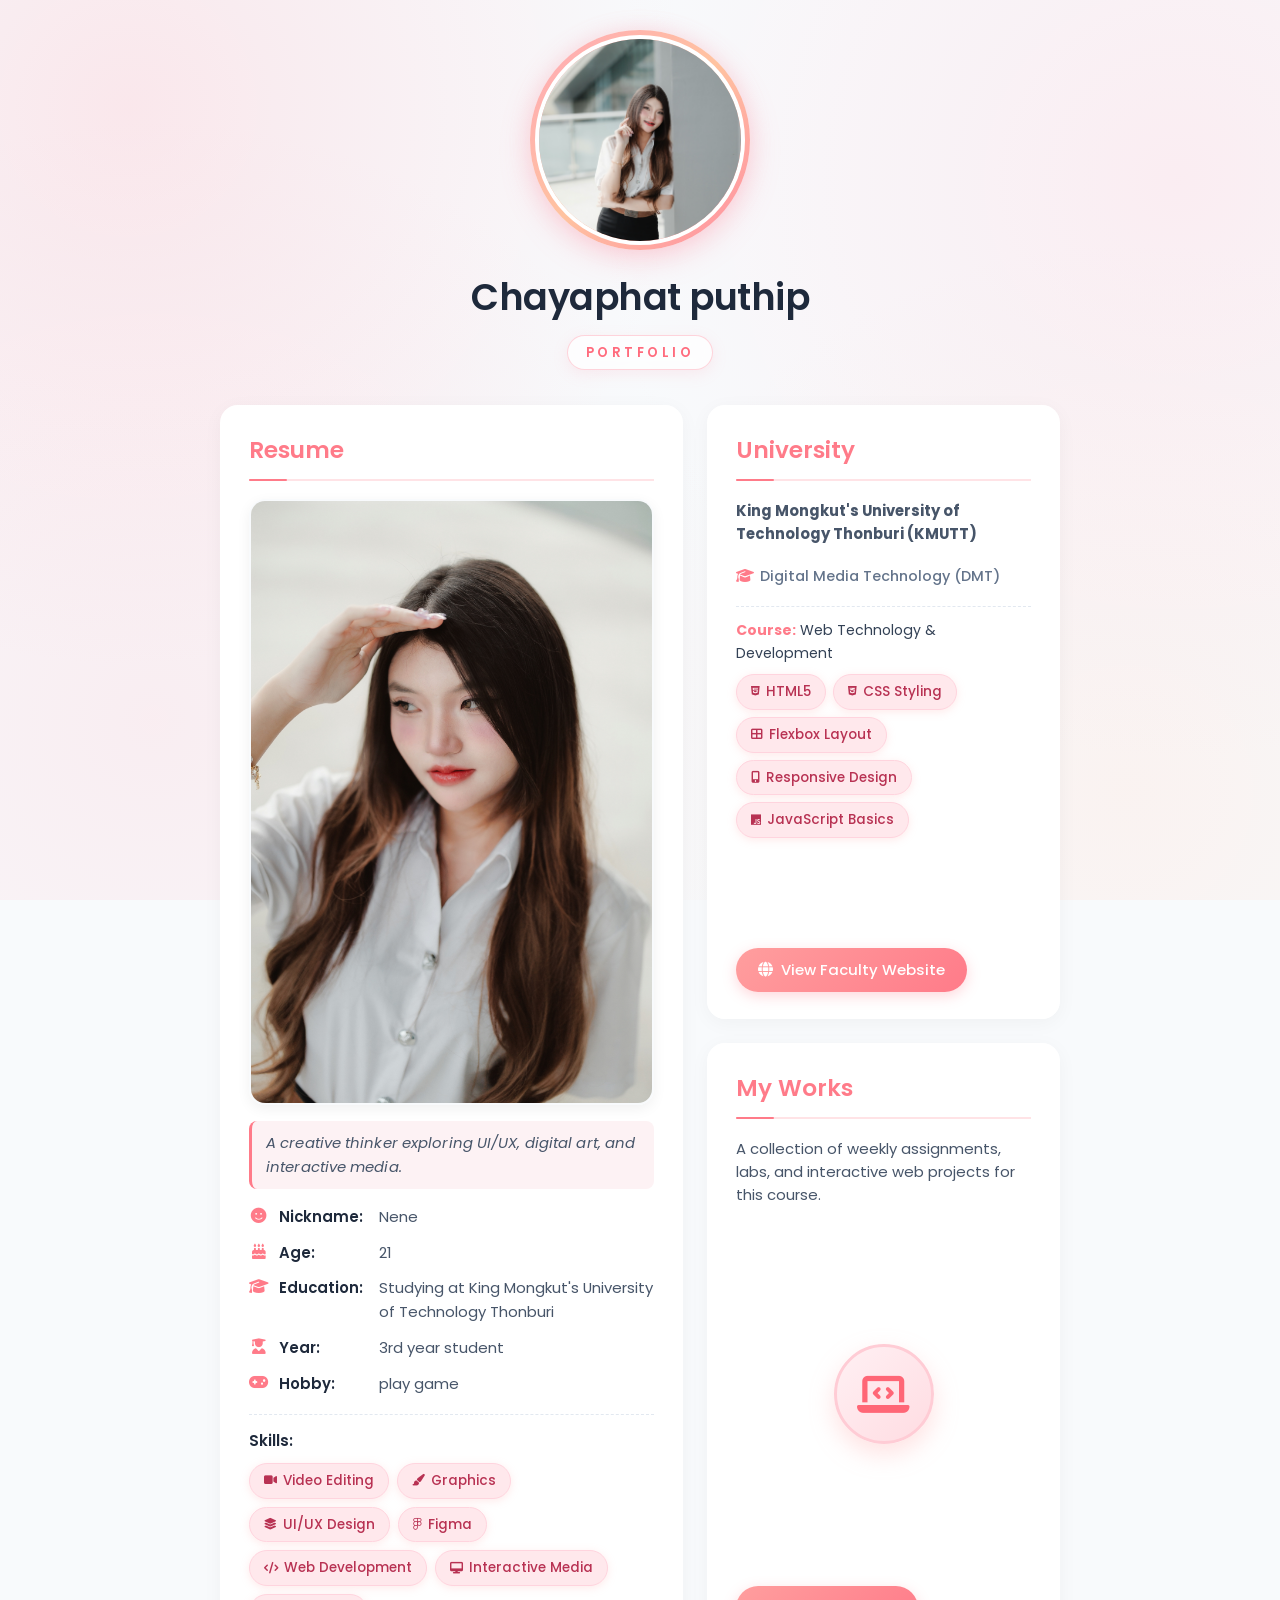
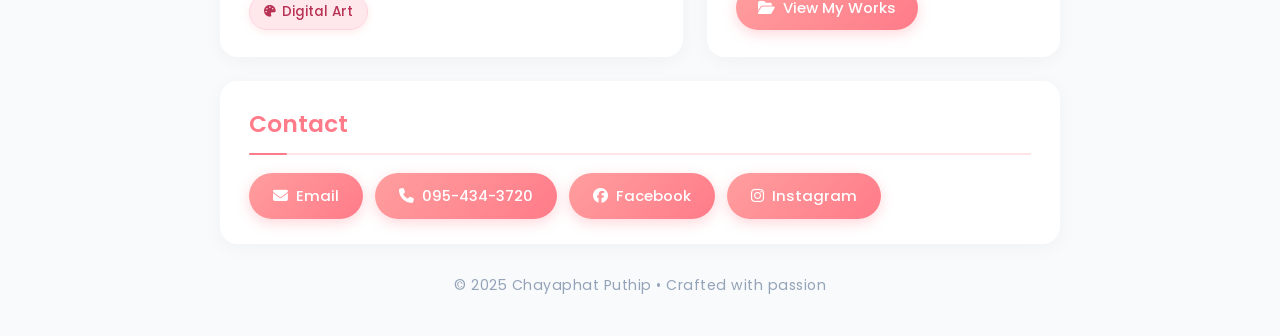
<file: index.html>
<!DOCTYPE html>
<html lang="en">
<head>
    <meta charset='utf-8'>
    <meta http-equiv='X-UA-Compatible' content='IE=edge'>
    <title>Chayaphat Puthip | Digital Media Portfolio</title>
    <meta name='viewport' content='width=device-width, initial-scale=1'>
    <link rel="icon" type="image/jpeg" href="pic.jpg">
    <link rel='stylesheet' type='text/css' media='screen' href='main.css'>
    <link rel="stylesheet" href="https://cdnjs.cloudflare.com/ajax/libs/font-awesome/6.5.1/css/all.min.css">
</head>
<body>
    <header class="profile-header">
        <div class="avatar-wrapper">
            <img src="pic.jpg" alt="Chayaphat Puthip" class="profile-pic">
        </div>
        <div class="header-info">
            <h1>Chayaphat puthip</h1>
            <span class="portfolio-badge">PORTFOLIO</span>
        </div>
    </header>

    <main class="portfolio-container">
        <div class="flex-container">
            <section class="section-card resume-card">
                <h3>Resume</h3>
                <div class="content resume-content">
                    <img src="pig2.jpg" alt="Resume Picture" class="second-pic">
                    <p class="short-bio">A creative thinker exploring UI/UX, digital art, and interactive media.</p>
                    <div class="resume-info">
                        <p><i class="fas fa-smile info-icon"></i> <strong>Nickname:</strong> <span>Nene</span></p>
                        <p><i class="fas fa-birthday-cake info-icon"></i> <strong>Age:</strong> <span>21</span></p>
                        <p><i class="fas fa-graduation-cap info-icon"></i> <strong>Education:</strong> <span>Studying at King Mongkut's University of Technology Thonburi</span></p>
                        <p><i class="fas fa-user-graduate info-icon"></i> <strong>Year:</strong> <span>3rd year student</span></p>
                        <p><i class="fas fa-gamepad info-icon"></i> <strong>Hobby:</strong> <span>play game</span></p>
                    </div>
                    <div class="resume-tags">
                        <div class="tag-group">
                            <span class="tag-title">Skills:</span>
                            <div class="tags-wrapper">
                                <span class="badge-tag"><i class="fas fa-video"></i> Video Editing</span>
                                <span class="badge-tag"><i class="fas fa-paint-brush"></i> Graphics</span>
                                <span class="badge-tag"><i class="fas fa-layer-group"></i> UI/UX Design</span>
                                <span class="badge-tag"><i class="fab fa-figma"></i> Figma</span>
                                <span class="badge-tag"><i class="fas fa-code"></i> Web Development</span>
                                <span class="badge-tag"><i class="fas fa-desktop"></i> Interactive Media</span>
                                <span class="badge-tag"><i class="fas fa-palette"></i> Digital Art</span>
                            </div>
                        </div>
                    </div>
                </div>
            </section>
            <div class="right-column">
                <section class="section-card university-card">
                    <h3>University</h3>
                    <div class="content card-body">
                        <div class="univ-info">
                            <p class="card-desc"><strong>King Mongkut's University of Technology Thonburi (KMUTT)</strong></p>
                            <p class="card-subdesc"><i class="fas fa-graduation-cap"></i> Digital Media Technology (DMT)</p>
                            <div class="course-section">
                                <p class="course-title"><strong>Course:</strong> Web Technology & Development</p>
                                <div class="tags-wrapper course-tags">
                                    <span class="badge-tag"><i class="fab fa-html5"></i> HTML5</span>
                                    <span class="badge-tag"><i class="fab fa-css3-alt"></i> CSS Styling</span>
                                    <span class="badge-tag"><i class="fas fa-th-large"></i> Flexbox Layout</span>
                                    <span class="badge-tag"><i class="fas fa-mobile-alt"></i> Responsive Design</span>
                                    <span class="badge-tag"><i class="fab fa-js"></i> JavaScript Basics</span>
                                </div>
                            </div>
                        </div>
                        <div class="contact-links card-action">
                            <a href="https://media.kmutt.ac.th/" target="_blank">
                                <i class="fas fa-globe"></i> View Faculty Website
                            </a>
                        </div>
                    </div>
                </section>
                <section class="section-card works-card">
                    <h3>My Works</h3>
                    <div class="content card-body">
                        <p class="card-desc">A collection of weekly assignments, labs, and interactive web projects for this course.</p>
                        
                        <div class="interactive-graphic-container">
                            <div class="floating-illustration">
                                <div class="illustration-circle">
                                    <i class="fas fa-laptop-code"></i>
                                </div>
                            </div>
                        </div>

                        <div class="contact-links card-action">
                            <a href="project.html">
                                <i class="fas fa-folder-open"></i> View My Works
                            </a>
                        </div>
                    </div>
                </section>
            </div>
        </div>
        <section class="section-card contact-card">
            <h3>Contact</h3>
            <div class="content contact-links">
                <a href="mailto:chayaphat7184@gmail.com">
                    <i class="fas fa-envelope"></i> Email
                </a>
                <a href="tel:0954343720">
                    <i class="fas fa-phone"></i> 095-434-3720
                </a>
                <a href="https://www.facebook.com/share/1LTA5cwAmv/?mibextid=wwXIfr" target="_blank">
                    <i class="fab fa-facebook"></i> Facebook
                </a>
                <a href="https://www.instagram.com/nene.e__?igsh=MWU2ZjZlbnQwcmZtYg%3D%3D&utm_source=qr" target="_blank">
                    <i class="fab fa-instagram"></i> Instagram
                </a>
            </div>
        </section>
    </main>

    <footer class="portfolio-footer">
        <p>© 2025 Chayaphat Puthip • Crafted with passion</p>
    </footer>
</body>
</html>
</file>
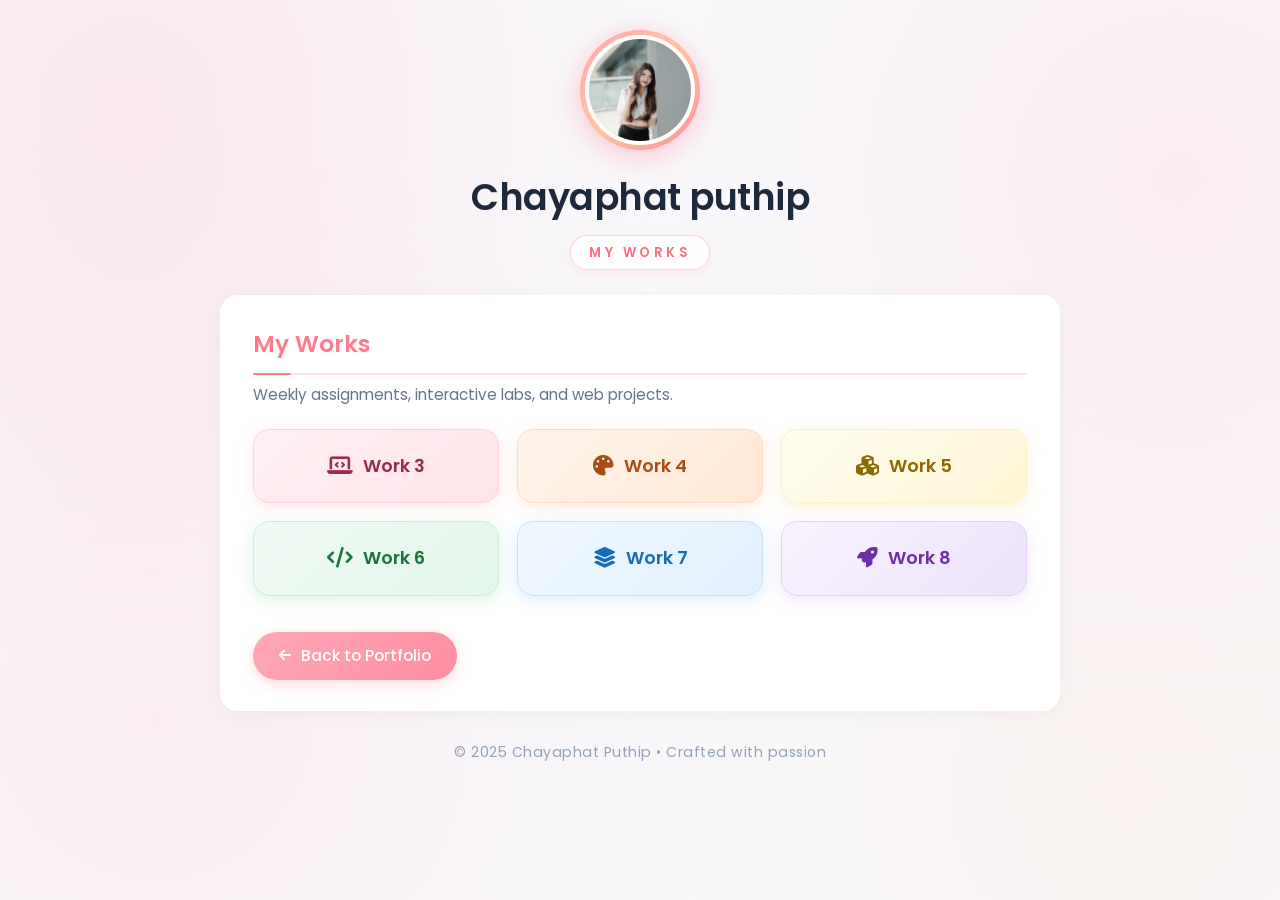
<file: project.html>
<!DOCTYPE html>
<html lang="en">
<head>
    <meta charset='utf-8'>
    <meta http-equiv='X-UA-Compatible' content='IE=edge'>
    <title>My Works | Chayaphat Puthip</title>
    <meta name='viewport' content='width=device-width, initial-scale=1'>
    <link rel="icon" type="image/jpeg" href="pic.jpg">
    <link rel='stylesheet' type='text/css' media='screen' href='main.css'>
    <link rel="stylesheet" href="https://cdnjs.cloudflare.com/ajax/libs/font-awesome/6.5.1/css/all.min.css">
</head>
<body>
    <header class="profile-header project-header">
        <div class="avatar-wrapper project-avatar">
            <img src="pic.jpg" alt="Chayaphat Puthip" class="profile-pic">
        </div>
        <div class="header-info">
            <h1>Chayaphat puthip</h1>
            <span class="portfolio-badge">MY WORKS</span>
        </div>
    </header>

    <main class="portfolio-container">
        <section class="section-card project-card">
            <h3>My Works</h3>
            <p class="card-desc">Weekly assignments, interactive labs, and web projects.</p>
            <div class="works-grid">
                <a href="https://chayaphatt.github.io/week3/" target="_blank" class="work-item work-item-3">
                    <i class="fas fa-laptop-code"></i> Work 3
                </a>
                <a href="https://chayaphatt.github.io/week4/" target="_blank" class="work-item work-item-4">
                    <i class="fas fa-palette"></i> Work 4
                </a>
                <a href="https://chayaphatt.github.io/week5/" target="_blank" class="work-item work-item-5">
                    <i class="fas fa-cubes"></i> Work 5
                </a>
                <a href="https://chayaphatt.github.io/week6/" target="_blank" class="work-item work-item-6">
                    <i class="fas fa-code"></i> Work 6
                </a>
                <a href="https://chayaphatt.github.io/week7/" target="_blank" class="work-item work-item-7">
                    <i class="fas fa-layer-group"></i> Work 7
                </a>
                <a href="https://chayaphatt.github.io/week8/" target="_blank" class="work-item work-item-8">
                    <i class="fas fa-rocket"></i> Work 8
                </a>
            </div>
            <div class="back-button-container">
                <a href="index.html" class="back-button"><i class="fas fa-arrow-left"></i> Back to Portfolio</a>
            </div>
        </section>
    </main>

    <footer class="portfolio-footer">
        <p>© 2025 Chayaphat Puthip • Crafted with passion</p>
    </footer>
</body>
</html>
</file>
<file: main.css>
@import url('https://fonts.googleapis.com/css2?family=Poppins:wght@300;400;500;600;700&display=swap');

* {
    box-sizing: border-box;
}

body {
    font-family: 'Poppins', sans-serif;
    background-color: #f8fafc;
    background-image: 
        radial-gradient(circle at 10% 12%, rgba(255, 182, 193, 0.28) 0%, transparent 40%),
        radial-gradient(circle at 92% 20%, rgba(255, 209, 220, 0.32) 0%, transparent 42%),
        radial-gradient(circle at 12% 80%, rgba(255, 192, 203, 0.22) 0%, transparent 45%),
        radial-gradient(circle at 88% 88%, rgba(255, 223, 211, 0.28) 0%, transparent 40%);
    background-attachment: fixed;
    color: #334155;
    line-height: 1.6;
    margin: 0;
    padding: 30px 20px;
    display: flex;
    flex-direction: column;
    align-items: center;
    min-height: 100vh;
}

/* Header Section */
.profile-header {
    display: flex;
    flex-direction: column;
    align-items: center;
    text-align: center;
    margin-bottom: 35px;
}

.avatar-wrapper {
    position: relative;
    display: inline-flex;
    align-items: center;
    justify-content: center;
    padding: 5px;
    border-radius: 50%;
    background: linear-gradient(135deg, #ffa8b6 0%, #ffc3a0 50%, #ff8da1 100%);
    box-shadow: 0 10px 30px rgba(255, 140, 160, 0.3),
                0 0 20px rgba(255, 175, 189, 0.25);
    transition: all 0.4s ease;
}

.avatar-wrapper:hover {
    transform: translateY(-5px) scale(1.03);
    box-shadow: 0 16px 40px rgba(255, 120, 145, 0.42),
                0 0 30px rgba(255, 160, 175, 0.35);
}

.profile-pic {
    width: 210px;
    height: 210px;
    border-radius: 50%;
    object-fit: cover;
    border: 4px solid #ffffff;
    display: block;
    transition: all 0.3s ease;
}

.profile-header h1 {
    font-weight: 600;
    color: #1e293b;
    font-size: 2.3em;
    margin-top: 18px;
    margin-bottom: 8px;
    letter-spacing: -0.5px;
}

.portfolio-badge {
    display: inline-block;
    padding: 6px 18px;
    font-size: 0.82em;
    font-weight: 600;
    letter-spacing: 3.5px;
    text-transform: uppercase;
    color: #ff6b7d;
    background: rgba(255, 255, 255, 0.7);
    backdrop-filter: blur(8px);
    -webkit-backdrop-filter: blur(8px);
    border: 1px solid rgba(255, 160, 175, 0.45);
    border-radius: 50px;
    box-shadow: 0 4px 15px rgba(255, 150, 165, 0.15);
    transition: all 0.3s ease;
}

.portfolio-badge:hover {
    transform: translateY(-2px);
    background: rgba(255, 255, 255, 0.9);
    box-shadow: 0 6px 20px rgba(255, 150, 165, 0.25);
    border-color: rgba(255, 120, 140, 0.6);
}

/* Portfolio Container Layout */
.portfolio-container {
    width: 100%;
    max-width: 840px;
    display: flex;
    flex-direction: column;
    gap: 24px;
}

.flex-container {
    display: flex;
    gap: 24px;
    align-items: stretch;
}

/* Cards Base Style */
.section-card {
    background-color: rgba(255, 255, 255, 0.96);
    backdrop-filter: blur(10px);
    -webkit-backdrop-filter: blur(10px);
    padding: 26px 28px;
    border-radius: 18px;
    box-shadow: 0 4px 20px rgba(0, 0, 0, 0.04);
    border: 1px solid rgba(255, 255, 255, 0.9);
    transition: all 0.35s cubic-bezier(0.2, 0.8, 0.2, 1);
}

.section-card:hover {
    transform: translateY(-6px);
    box-shadow: 0 16px 36px rgba(255, 150, 165, 0.12),
                0 4px 12px rgba(0, 0, 0, 0.04);
}

.section-card h3 {
    color: #ff7b89;
    font-size: 1.45em;
    font-weight: 600;
    border-bottom: 2px solid #ffe3e6;
    padding-bottom: 10px;
    margin-top: 0;
    margin-bottom: 18px;
    position: relative;
}

.section-card h3::after {
    content: '';
    position: absolute;
    bottom: -2px;
    left: 0;
    width: 38px;
    height: 2px;
    background-color: #ff7b89;
    border-radius: 2px;
}

/* Resume Card (Left Column) */
.resume-card {
    flex: 1.15;
    display: flex;
    flex-direction: column;
}

.resume-content {
    display: flex;
    flex-direction: column;
    height: 100%;
}

.second-pic {
    width: 100%;
    height: auto;
    display: block;
    border-radius: 16px;
    object-fit: contain;
    object-position: top center;
    border: 2px solid #f8fafc;
    box-shadow: 0 4px 14px rgba(0, 0, 0, 0.06);
    margin-bottom: 16px;
    transition: all 0.3s ease;
}

.second-pic:hover {
    transform: translateY(-2px);
    box-shadow: 0 8px 20px rgba(0, 0, 0, 0.1);
}

.short-bio {
    font-size: 0.93em;
    color: #475569;
    line-height: 1.6;
    margin: 0 0 16px 0;
    padding: 10px 14px;
    background-color: #fdf2f4;
    border-left: 3px solid #ff7b89;
    border-radius: 8px;
    font-style: italic;
    letter-spacing: 0.1px;
}

.resume-info {
    margin-bottom: 18px;
    display: flex;
    flex-direction: column;
    gap: 12px;
}

.resume-info p {
    margin: 0;
    font-size: 0.93em;
    color: #475569;
    line-height: 1.6;
    display: flex;
    align-items: flex-start;
    gap: 10px;
}

.resume-info .info-icon {
    color: #ff7b89;
    font-size: 1.05em;
    width: 20px;
    text-align: center;
    flex-shrink: 0;
    margin-top: 3px;
}

.resume-info strong {
    color: #1e293b;
    font-weight: 600;
    min-width: 90px;
    flex-shrink: 0;
}

.resume-info span {
    flex: 1;
}

/* Resume Tag Badges */
.resume-tags {
    display: flex;
    flex-direction: column;
    gap: 10px;
    margin-top: auto;
    padding-top: 14px;
    border-top: 1px dashed #e2e8f0;
}

.tag-group {
    display: flex;
    flex-direction: column;
    align-items: flex-start;
    gap: 10px;
}

.tag-title {
    font-size: 0.95em;
    font-weight: 600;
    color: #1e293b;
    min-width: 95px;
}

.tags-wrapper {
    display: flex;
    flex-wrap: wrap;
    gap: 8px;
}

.badge-tag {
    display: inline-flex;
    align-items: center;
    gap: 6px;
    background-color: #ffe8ec;
    color: #b83253;
    border: 1px solid #ffd4de;
    padding: 6px 14px;
    border-radius: 50px;
    font-size: 0.85em;
    font-weight: 500;
    box-shadow: 0 2px 8px rgba(255, 173, 173, 0.25);
    transition: all 0.3s cubic-bezier(0.2, 0.8, 0.2, 1);
    cursor: pointer;
}

.badge-tag i {
    font-size: 0.85em;
    transition: transform 0.3s ease;
}

.badge-tag:hover {
    background-color: #ffd8e0;
    color: #9e1d3e;
    transform: translateY(-3px);
    box-shadow: 0 6px 16px rgba(255, 140, 160, 0.42);
    border-color: #ffbcc9;
}

.badge-tag:hover i {
    transform: scale(1.15);
}

/* Right Column (University & My Works) */
.right-column {
    flex: 1;
    display: flex;
    flex-direction: column;
    gap: 24px;
}

.right-column .section-card {
    flex: 1;
    display: flex;
    flex-direction: column;
    padding: 26px 28px;
}

.card-body {
    display: flex;
    flex-direction: column;
    flex: 1;
    height: 100%;
}

.card-desc {
    color: #475569;
    font-size: 0.93em;
    line-height: 1.55;
    margin: 0 0 14px 0;
}

/* University Details */
.univ-info {
    display: flex;
    flex-direction: column;
    gap: 6px;
}

.card-subdesc {
    color: #64748b;
    font-size: 0.9em;
    margin: 0;
    display: flex;
    align-items: center;
    gap: 6px;
    font-weight: 500;
}

.card-subdesc i {
    color: #ff7b89;
}

.course-section {
    margin-top: 12px;
    padding-top: 12px;
    border-top: 1px dashed #e2e8f0;
}

.course-title {
    font-size: 0.88em;
    color: #334155;
    margin: 0 0 10px 0;
}

.course-title strong {
    color: #ff7b89;
}

.course-tags {
    display: flex;
    flex-wrap: wrap;
    gap: 7px;
}

/* My Works Interactive Graphic */
.interactive-graphic-container {
    display: flex;
    align-items: center;
    justify-content: center;
    padding: 20px 0;
    flex: 1;
}

.floating-illustration {
    display: flex;
    align-items: center;
    justify-content: center;
    animation: floatingIllustration 3.2s ease-in-out infinite;
}

.illustration-circle {
    width: 100px;
    height: 100px;
    border-radius: 50%;
    background: linear-gradient(135deg, #fff0f3 0%, #ffdce2 100%);
    border: 3px solid #ffccd5;
    display: flex;
    align-items: center;
    justify-content: center;
    box-shadow: 0 10px 25px rgba(255, 173, 173, 0.35);
    transition: all 0.3s ease;
    cursor: pointer;
}

.illustration-circle i {
    font-size: 42px;
    color: #ff6676;
    transition: all 0.3s ease;
}

.illustration-circle:hover {
    transform: scale(1.08) rotate(4deg);
    background: linear-gradient(135deg, #ffe5ea 0%, #ffc8d3 100%);
    box-shadow: 0 14px 30px rgba(255, 123, 137, 0.45);
}

.illustration-circle:hover i {
    color: #df4457;
    transform: scale(1.08);
}

@keyframes floatingIllustration {
    0% {
        transform: translateY(0px);
    }
    50% {
        transform: translateY(-10px);
    }
    100% {
        transform: translateY(0px);
    }
}

.card-action {
    margin-top: auto;
    padding-top: 18px;
}

/* Buttons and Links */
.contact-links {
    display: flex;
    flex-wrap: wrap;
    gap: 12px;
}

.contact-links a {
    text-decoration: none;
    background: linear-gradient(135deg, #ff9e9e 0%, #ff7b89 100%);
    color: #ffffff;
    padding: 10px 22px;
    border-radius: 25px;
    font-weight: 500;
    font-size: 0.93em;
    display: inline-flex;
    align-items: center;
    gap: 8px;
    box-shadow: 0 4px 14px rgba(255, 123, 137, 0.3);
    transition: all 0.3s ease;
}

.contact-links a:hover {
    background: linear-gradient(135deg, #ff8c8c 0%, #ff6676 100%);
    transform: translateY(-3px);
    box-shadow: 0 8px 20px rgba(255, 102, 118, 0.42);
}

.contact-links a:active {
    transform: translateY(-1px);
    box-shadow: 0 4px 10px rgba(255, 102, 118, 0.3);
}

/* Contact Card Bottom */
.contact-card {
    padding: 24px 28px;
}

.contact-card .contact-links a {
    padding: 11px 24px;
}

/* Project Page Header & Card (project.html) */
.project-header {
    margin-bottom: 25px;
}

.project-avatar .profile-pic {
    width: 110px;
    height: 110px;
}

.project-card {
    padding: 30px 32px;
}

.project-card h3 {
    margin-bottom: 8px;
}

.project-card .card-desc {
    margin-top: 0;
    margin-bottom: 22px;
    font-size: 0.95em;
    color: #64748b;
}

/* Works Grid & Items (project.html) */
.works-grid {
    display: grid;
    grid-template-columns: repeat(auto-fit, minmax(210px, 1fr));
    gap: 18px;
    margin-top: 10px;
    margin-bottom: 26px;
}

.work-item {
    padding: 22px 20px;
    border-radius: 16px;
    text-align: center;
    font-size: 1.12em;
    font-weight: 600;
    cursor: pointer;
    text-decoration: none;
    transition: all 0.3s cubic-bezier(0.2, 0.8, 0.2, 1);
    display: flex;
    align-items: center;
    justify-content: center;
    gap: 10px;
    border: 1px solid transparent;
}

.work-item i {
    font-size: 1.15em;
    transition: transform 0.3s ease;
}

.work-item:hover {
    transform: translateY(-4px);
}

.work-item:hover i {
    transform: scale(1.15);
}

/* Individual Soft Pastel Cards */
/* Work 3: Soft Blush Pink */
.work-item-3 {
    background: linear-gradient(135deg, #fff0f3 0%, #ffe4ea 100%);
    color: #9e2a4b;
    border-color: #ffd1dc;
    box-shadow: 0 4px 16px rgba(255, 182, 193, 0.3);
}
.work-item-3:hover {
    background: linear-gradient(135deg, #ffeef1 0%, #ffdbe3 100%);
    box-shadow: 0 8px 24px rgba(255, 140, 160, 0.4);
    color: #841d3a;
}

/* Work 4: Soft Peach */
.work-item-4 {
    background: linear-gradient(135deg, #fff4eb 0%, #ffe8d6 100%);
    color: #a64e16;
    border-color: #fedac2;
    box-shadow: 0 4px 16px rgba(255, 190, 150, 0.3);
}
.work-item-4:hover {
    background: linear-gradient(135deg, #fff1e3 0%, #ffe0cb 100%);
    box-shadow: 0 8px 24px rgba(255, 165, 120, 0.4);
    color: #8f3f0e;
}

/* Work 5: Butter Yellow / Cream */
.work-item-5 {
    background: linear-gradient(135deg, #fffdf0 0%, #fff6d6 100%);
    color: #8c6a00;
    border-color: #fef0ba;
    box-shadow: 0 4px 16px rgba(240, 205, 110, 0.28);
}
.work-item-5:hover {
    background: linear-gradient(135deg, #fffbe9 0%, #fff1c4 100%);
    box-shadow: 0 8px 24px rgba(235, 195, 80, 0.38);
    color: #735600;
}

/* Work 6: Soft Mint / Sage */
.work-item-6 {
    background: linear-gradient(135deg, #f0faf4 0%, #e2f6eb 100%);
    color: #1b733e;
    border-color: #c8eed4;
    box-shadow: 0 4px 16px rgba(135, 218, 166, 0.3);
}
.work-item-6:hover {
    background: linear-gradient(135deg, #ebf8f0 0%, #d8f1e2 100%);
    box-shadow: 0 8px 24px rgba(100, 200, 140, 0.4);
    color: #14592f;
}

/* Work 7: Soft Baby Blue */
.work-item-7 {
    background: linear-gradient(135deg, #f0f8ff 0%, #e1f0fe 100%);
    color: #166cb8;
    border-color: #c6e3fc;
    box-shadow: 0 4px 16px rgba(144, 202, 249, 0.32);
}
.work-item-7:hover {
    background: linear-gradient(135deg, #ebf5fe 0%, #d5eafc 100%);
    box-shadow: 0 8px 24px rgba(100, 180, 245, 0.42);
    color: #115391;
}

/* Work 8: Soft Lavender */
.work-item-8 {
    background: linear-gradient(135deg, #f8f3fe 0%, #ede2fb 100%);
    color: #6e2ea8;
    border-color: #e3d1fa;
    box-shadow: 0 4px 16px rgba(206, 175, 245, 0.3);
}
.work-item-8:hover {
    background: linear-gradient(135deg, #f5edfd 0%, #e4d3f8 100%);
    box-shadow: 0 8px 24px rgba(185, 145, 235, 0.4);
    color: #572088;
}

#work-details {
    margin-top: 20px;
    padding: 20px;
    background-color: #ffffff;
    border-radius: 12px;
    box-shadow: 0 4px 18px rgba(0, 0, 0, 0.05);
    text-align: center;
    font-size: 1.4em;
    color: #1e293b;
    transition: all 0.3s ease;
}

/* Back Button */
.back-button-container {
    margin-top: 10px;
    display: flex;
    justify-content: flex-start;
}

.back-button {
    display: inline-flex;
    align-items: center;
    gap: 10px;
    margin-top: 10px;
    text-decoration: none;
    background: linear-gradient(135deg, #ffa8b6 0%, #ff8da1 100%);
    color: #ffffff;
    padding: 12px 26px;
    border-radius: 30px;
    font-size: 0.96em;
    font-weight: 500;
    box-shadow: 0 4px 14px rgba(255, 123, 137, 0.28);
    transition: all 0.3s cubic-bezier(0.2, 0.8, 0.2, 1);
}

.back-button i {
    font-size: 0.9em;
    transition: transform 0.3s ease;
}

.back-button:hover {
    background: linear-gradient(135deg, #ff94a4 0%, #ff7088 100%);
    transform: translateY(-3px);
    box-shadow: 0 8px 20px rgba(255, 102, 118, 0.4);
    color: #ffffff;
}

.back-button:hover i {
    transform: translateX(-4px);
}

/* Footer */
.portfolio-footer {
    width: 100%;
    max-width: 840px;
    text-align: center;
    padding: 24px 0 10px 0;
    margin-top: 6px;
}

.portfolio-footer p {
    font-size: 0.88em;
    color: #94a3b8;
    margin: 0;
    letter-spacing: 0.5px;
    font-weight: 400;
    transition: all 0.3s ease;
}

.portfolio-footer p:hover {
    color: #64748b;
}

/* Responsive Styles */
@media (max-width: 768px) {
    body {
        padding: 20px 14px;
    }

    .flex-container {
        flex-direction: column;
    }

    .avatar-wrapper {
        padding: 4px;
    }

    .profile-pic {
        width: 175px;
        height: 175px;
    }

    .profile-header h1 {
        font-size: 1.9em;
    }

    .section-card {
        padding: 22px 20px;
    }

    .second-pic {
        width: 100%;
        height: auto;
    }

    .tag-group {
        flex-direction: column;
        align-items: flex-start;
        gap: 6px;
    }
}
</file>
